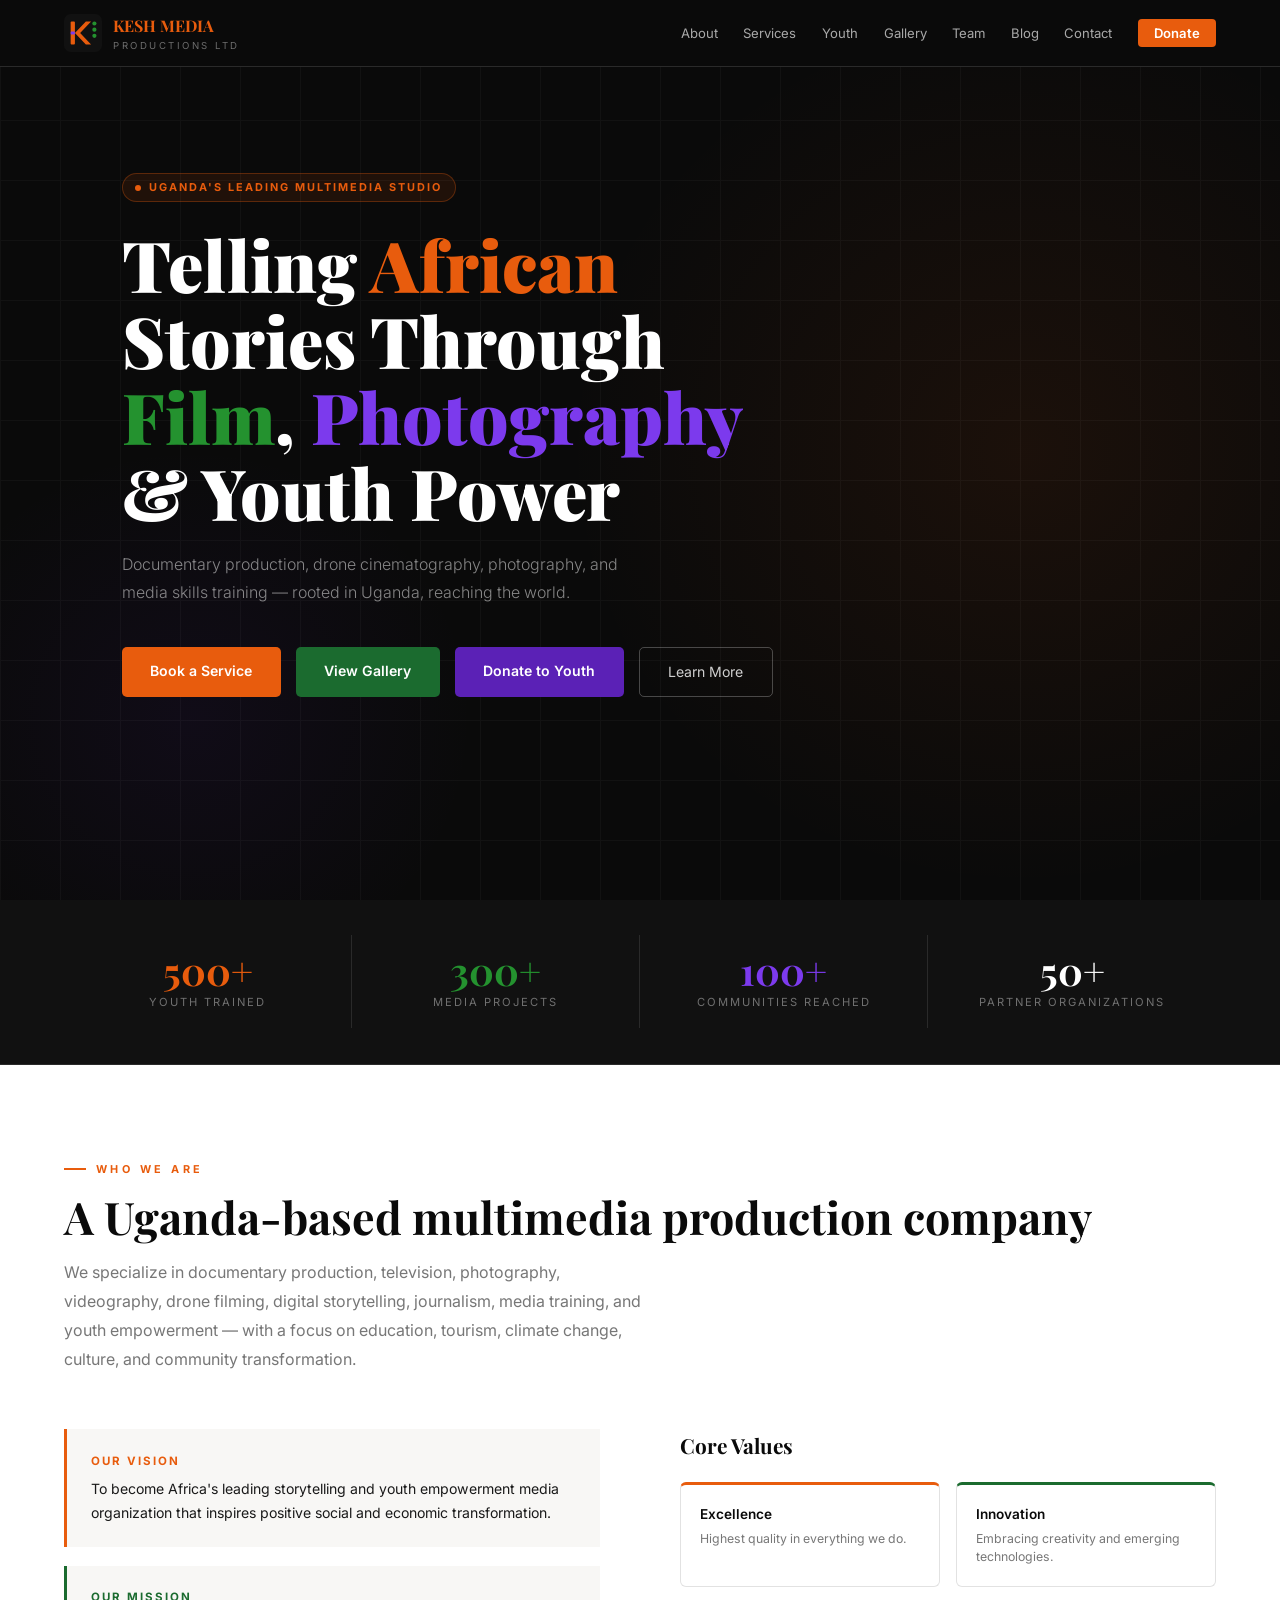
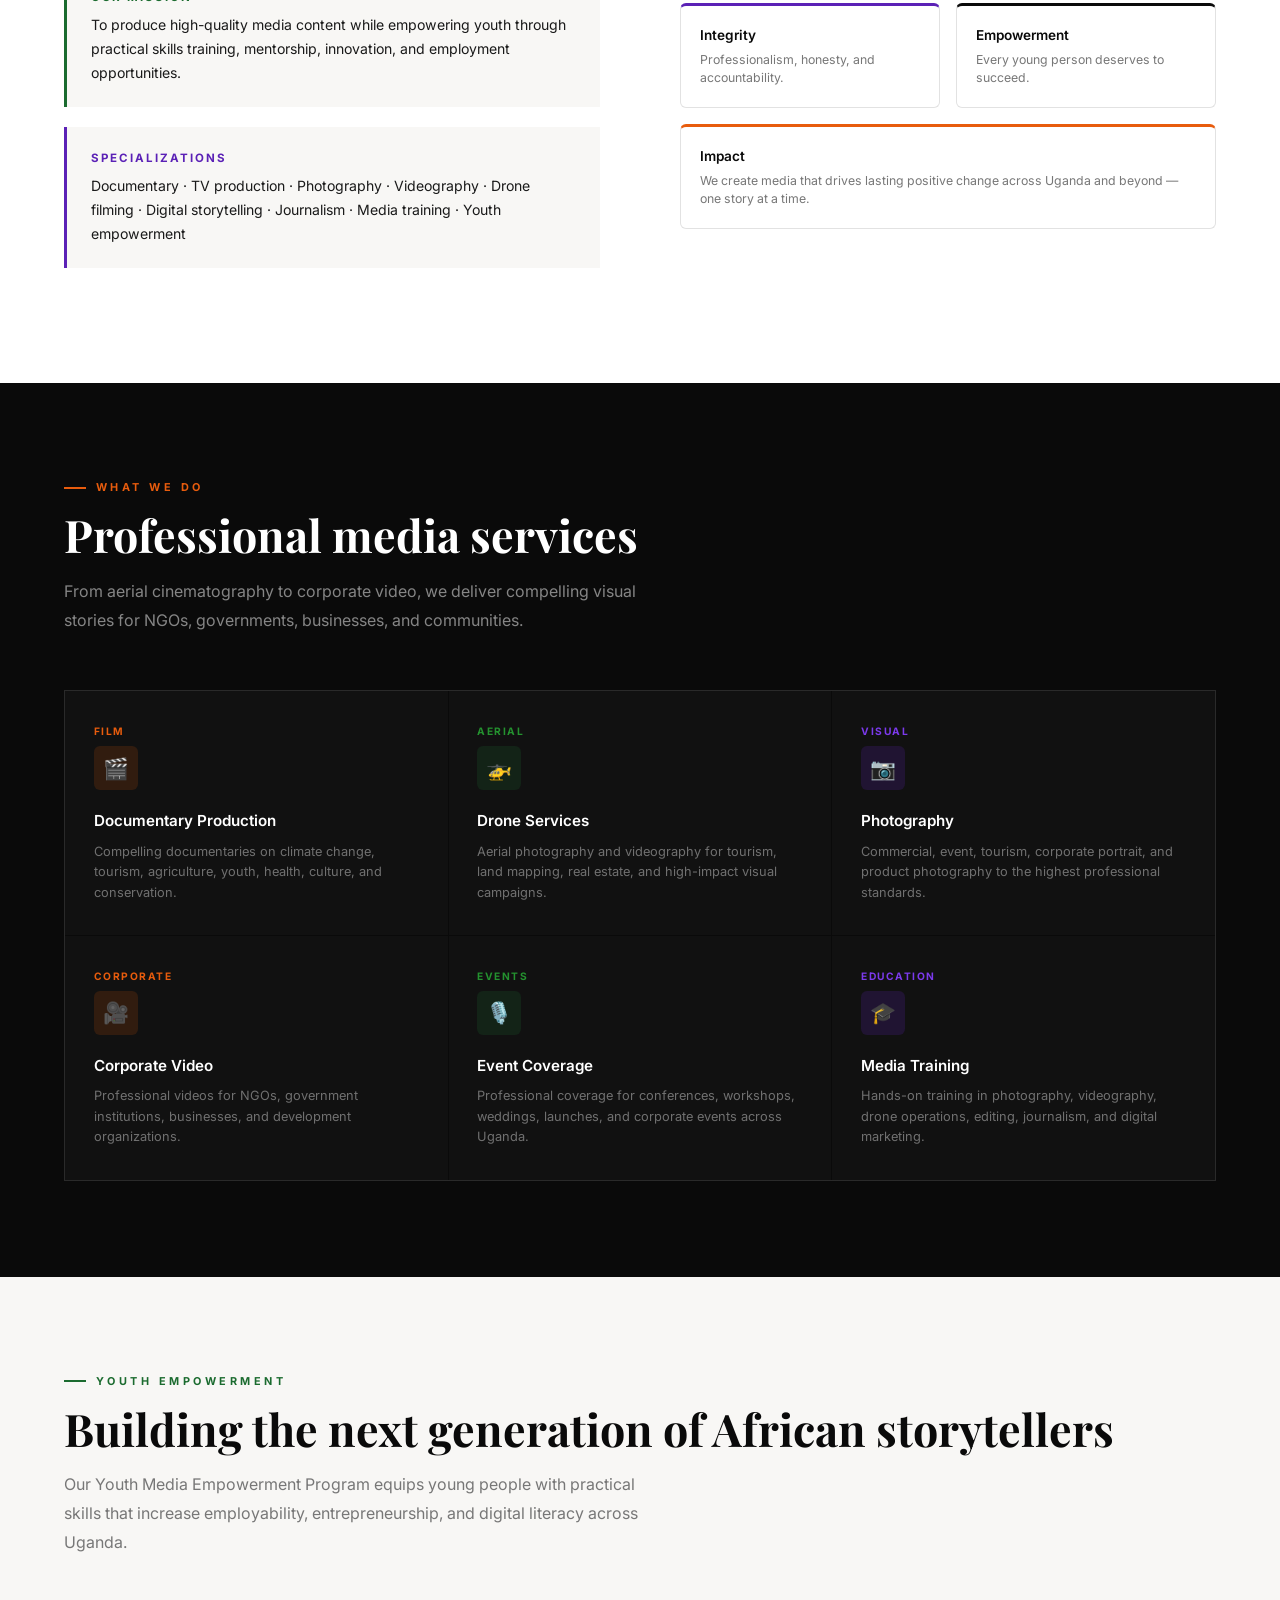
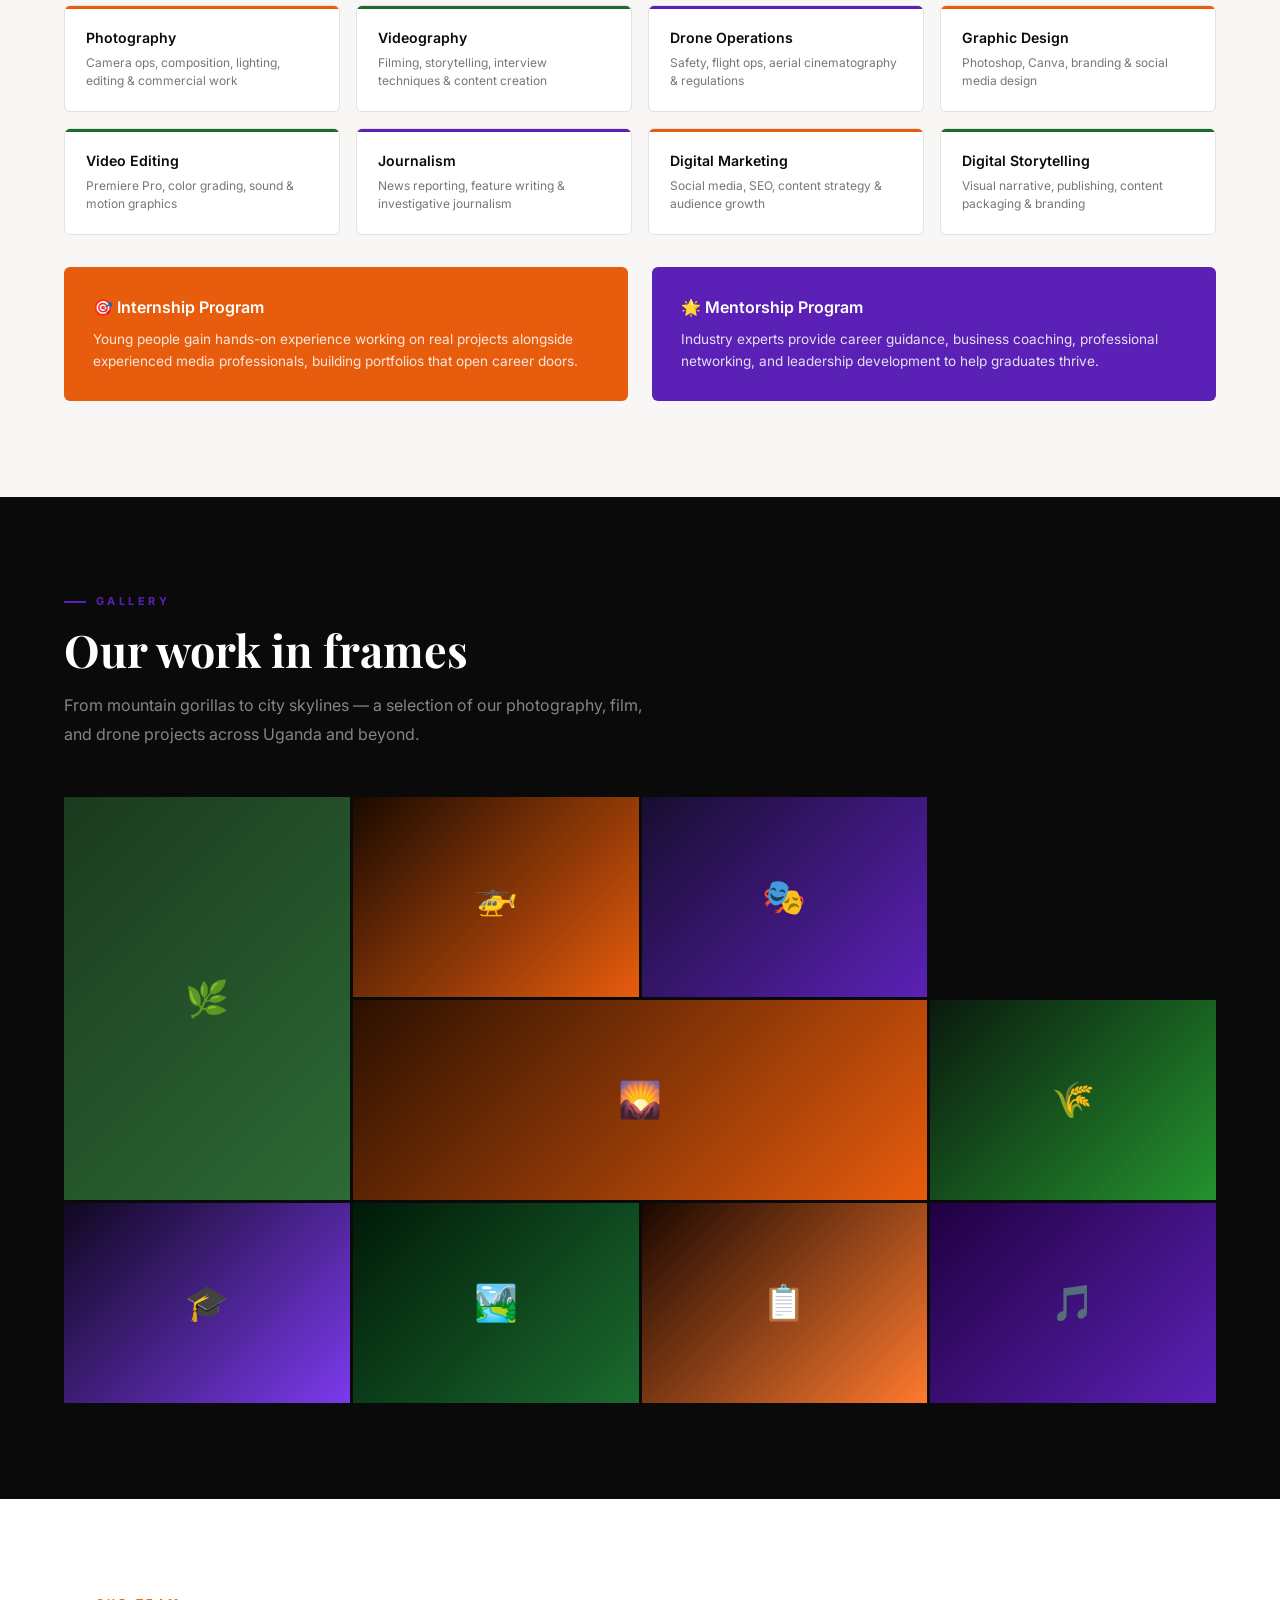
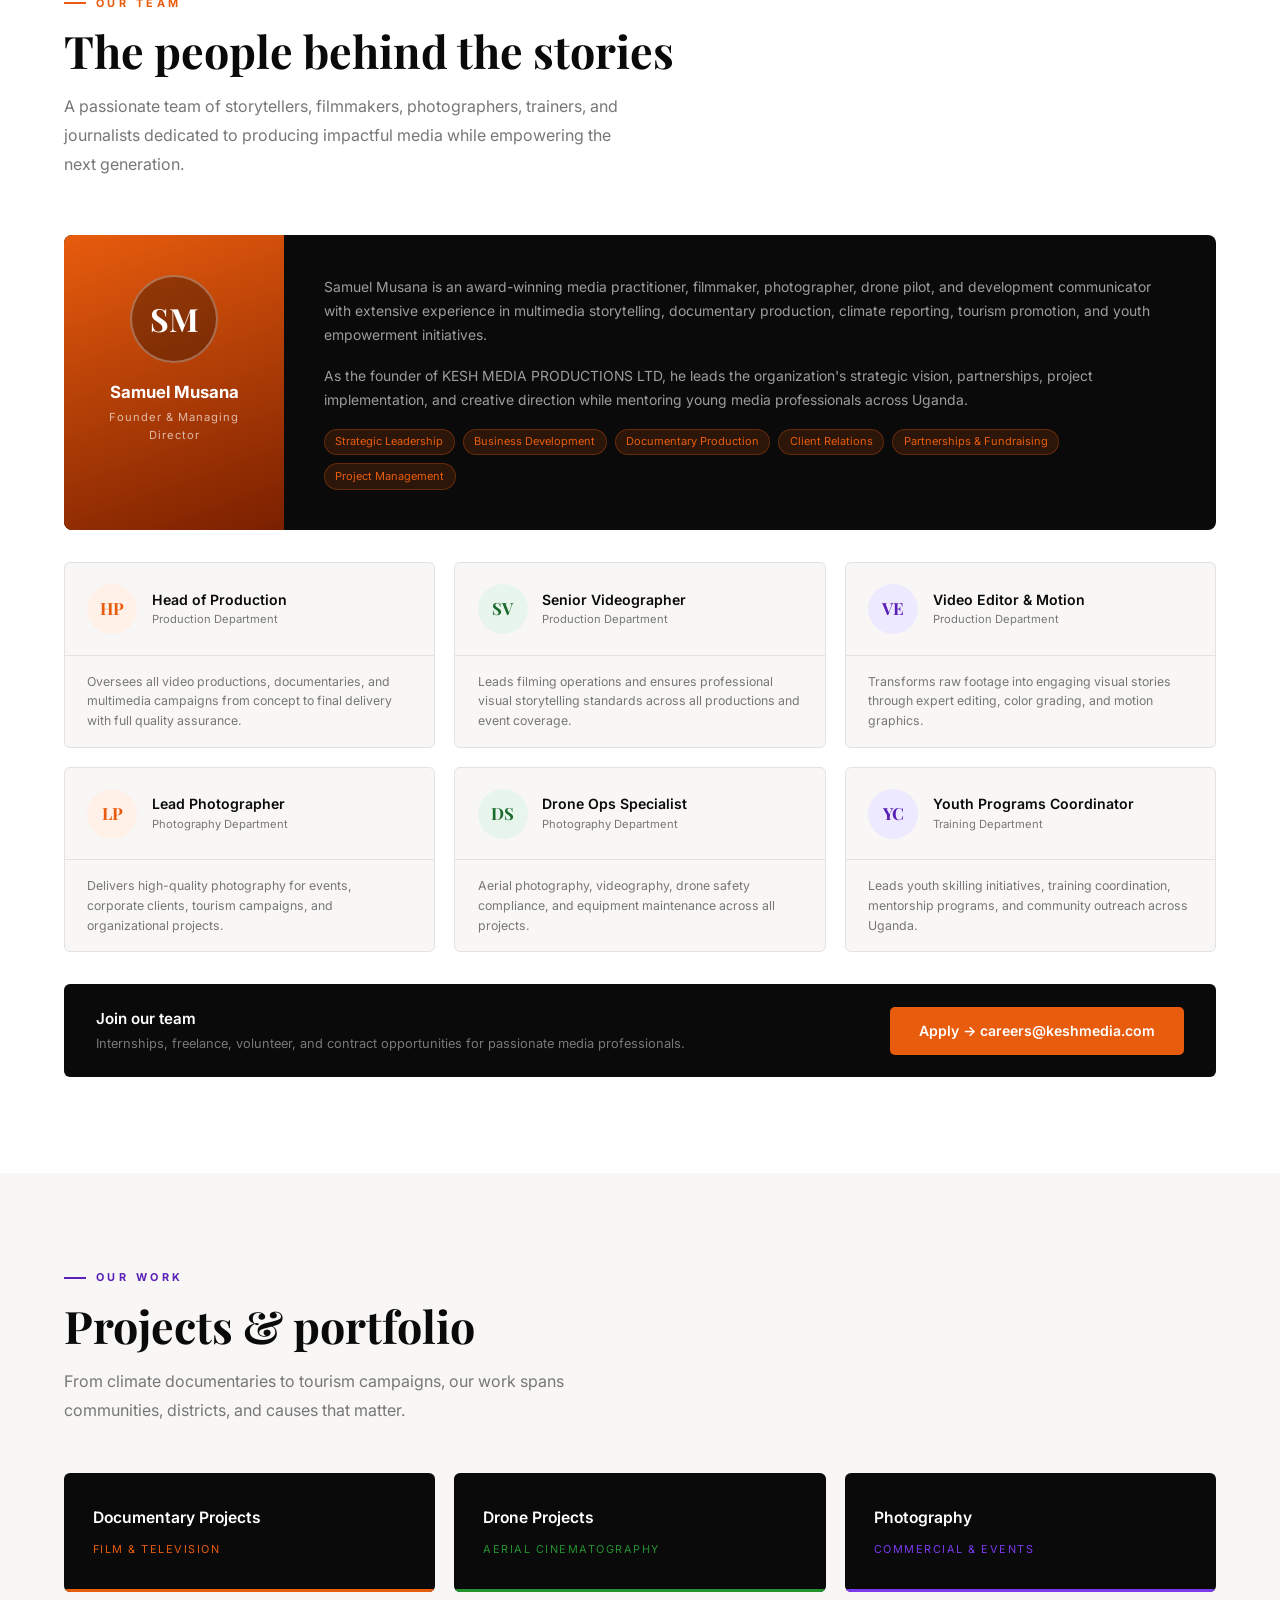
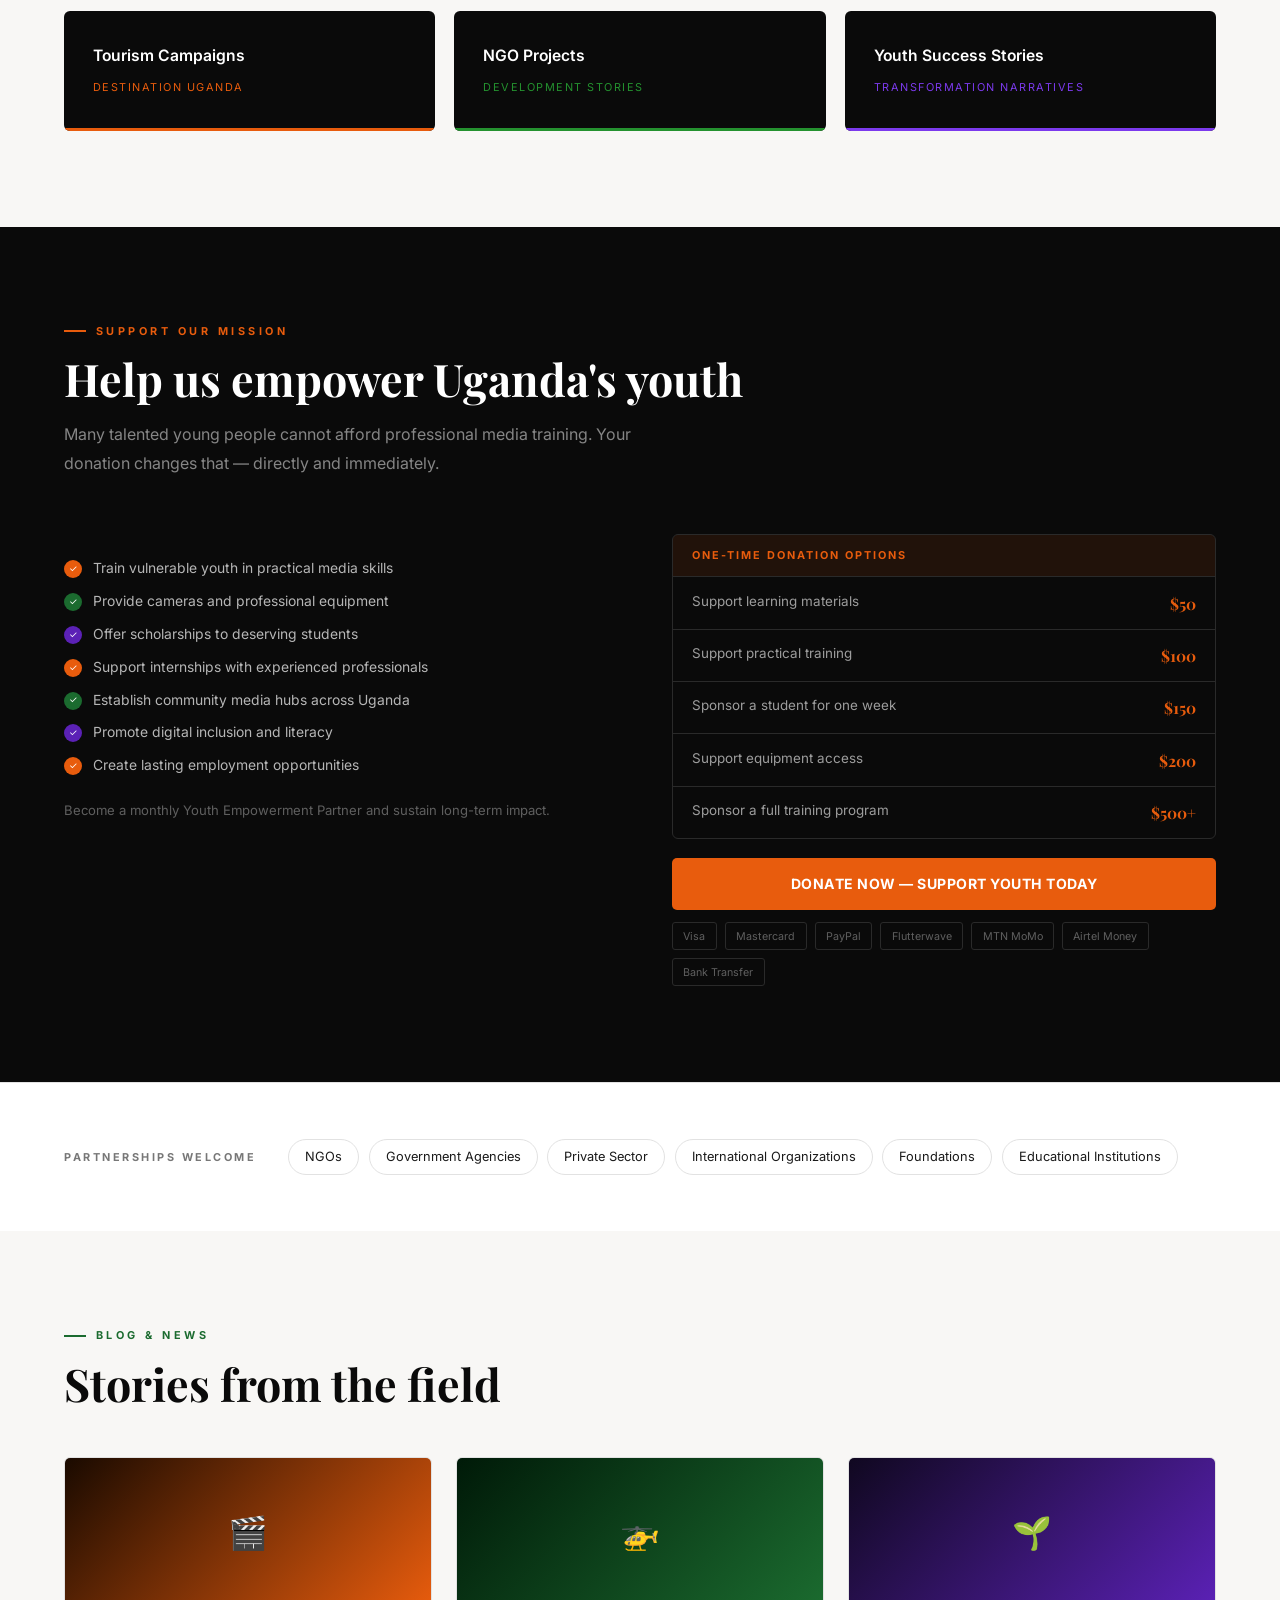
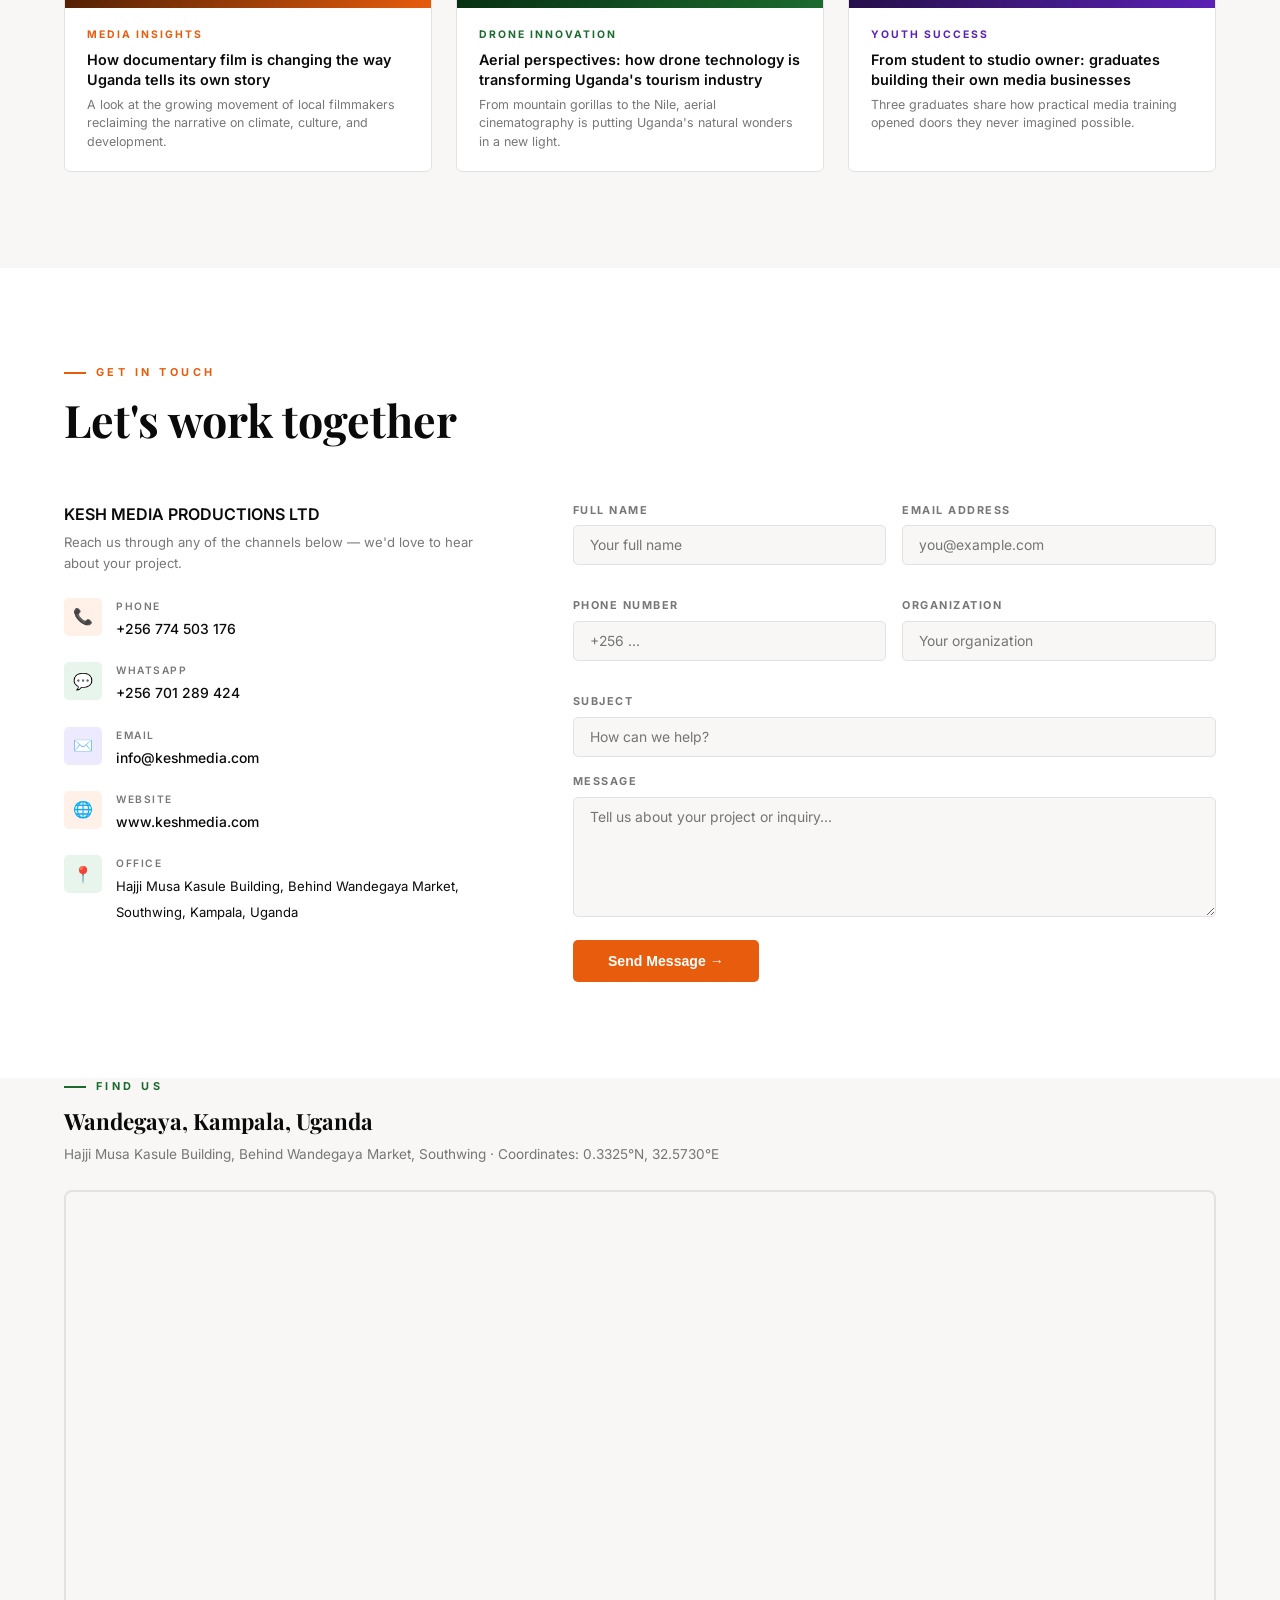
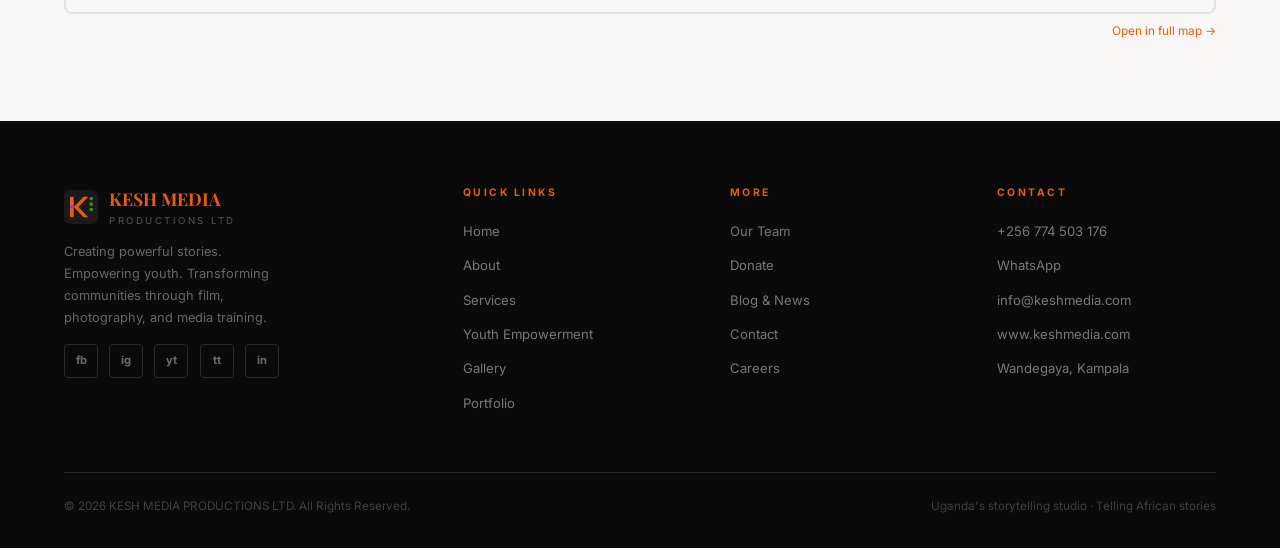
<file: index.html>
<!DOCTYPE html>
<html lang="en">
<head>
<meta charset="UTF-8"/>
<meta name="viewport" content="width=device-width, initial-scale=1.0"/>
<title>KESH MEDIA PRODUCTIONS LTD</title>
<link href="https://fonts.googleapis.com/css2?family=Playfair+Display:wght@700;900&family=Inter:wght@300;400;500;600;700&display=swap" rel="stylesheet"/>
<style>
*,*::before,*::after{box-sizing:border-box;margin:0;padding:0}
:root{
  --black:#0A0A0A;--black2:#111111;--black3:#1A1A1A;
  --orange:#E85C0D;--orange-l:#FF7A2F;--orange-pale:#FFF0E8;
  --green:#1B6B2F;--green-l:#24922F;--green-pale:#E8F5EC;
  --purple:#5B21B6;--purple-l:#7C3AED;--purple-pale:#EDE9FE;
  --white:#FFFFFF;--off:#F8F7F5;--gray:#777;
  --bd:#2A2A2A;--bdl:#E2E2E2;
}
html{scroll-behavior:smooth}
body{font-family:'Inter',sans-serif;background:var(--off);color:var(--black);line-height:1.6}
/* NAV */
nav{position:fixed;top:0;width:100%;z-index:100;background:var(--black);border-bottom:1px solid var(--bd)}
.nav-inner{display:flex;align-items:center;justify-content:space-between;height:66px;padding:0 5%}
.nav-logo{display:flex;align-items:center;gap:.7rem;text-decoration:none}
.nav-logo-text .brand{font-family:'Playfair Display',serif;color:var(--orange);font-size:1rem;font-weight:700;display:block}
.nav-logo-text .sub{font-size:.6rem;color:rgba(255,255,255,.4);letter-spacing:2.5px;text-transform:uppercase;display:block}
.nav-links{display:flex;gap:1.6rem;list-style:none;align-items:center}
.nav-links a{color:rgba(255,255,255,.65);text-decoration:none;font-size:.82rem;transition:color .2s}
.nav-links a:hover{color:var(--orange)}
.nav-cta{background:var(--orange)!important;color:#fff!important;padding:.38rem 1rem;border-radius:4px;font-weight:600!important}
/* HERO */
.hero{min-height:100vh;background:var(--black);display:flex;align-items:center;padding-top:66px;position:relative;overflow:hidden}
.hero-bg{position:absolute;inset:0;background:radial-gradient(ellipse 55% 75% at 80% 50%,rgba(232,92,13,.08),transparent 65%),radial-gradient(ellipse 40% 55% at 15% 80%,rgba(91,33,182,.08),transparent 55%)}
.hero-grid{position:absolute;inset:0;opacity:.03;background-image:linear-gradient(rgba(255,255,255,1) 1px,transparent 1px),linear-gradient(90deg,rgba(255,255,255,1) 1px,transparent 1px);background-size:60px 60px}
.hero-content{position:relative;z-index:2;padding:0 5%;max-width:820px}
.hero-badge{display:inline-flex;align-items:center;gap:.5rem;background:rgba(232,92,13,.1);border:1px solid rgba(232,92,13,.3);padding:.3rem .8rem;border-radius:20px;margin-bottom:1.5rem}
.hero-badge span{font-size:.68rem;color:var(--orange);font-weight:700;letter-spacing:2px;text-transform:uppercase}
.hb-dot{width:6px;height:6px;border-radius:50%;background:var(--orange);animation:pulse 2s infinite}
@keyframes pulse{0%,100%{opacity:1}50%{opacity:.35}}
h1.htitle{font-family:'Playfair Display',serif;font-size:clamp(2.6rem,5.5vw,4.5rem);color:#fff;font-weight:900;line-height:1.08;margin-bottom:.4rem}
h1.htitle .o{color:var(--orange)}h1.htitle .g{color:var(--green-l)}h1.htitle .p{color:var(--purple-l)}
.hdesc{font-size:1rem;color:rgba(255,255,255,.5);margin:1.2rem 0 2.5rem;font-weight:300;max-width:520px;line-height:1.8}
.hbtns{display:flex;flex-wrap:wrap;gap:.9rem}
.btn-o{background:var(--orange);color:#fff;padding:.8rem 1.8rem;border-radius:5px;font-weight:600;font-size:.88rem;text-decoration:none;transition:background .2s}
.btn-o:hover{background:var(--orange-l)}
.btn-g{background:var(--green);color:#fff;padding:.8rem 1.8rem;border-radius:5px;font-weight:600;font-size:.88rem;text-decoration:none;transition:background .2s}
.btn-g:hover{background:var(--green-l)}
.btn-p{background:var(--purple);color:#fff;padding:.8rem 1.8rem;border-radius:5px;font-weight:600;font-size:.88rem;text-decoration:none;transition:background .2s}
.btn-p:hover{background:var(--purple-l)}
.btn-gh{border:1.5px solid rgba(255,255,255,.25);color:rgba(255,255,255,.8);padding:.8rem 1.8rem;border-radius:5px;font-size:.88rem;text-decoration:none;transition:all .2s}
.btn-gh:hover{border-color:var(--orange);color:var(--orange)}
/* STATS */
.stats-band{background:var(--black2);border-bottom:1px solid var(--bd)}
.stats-grid{display:grid;grid-template-columns:repeat(4,1fr);padding:2.2rem 5%}
.stat-item{text-align:center;padding:1rem;border-right:1px solid var(--bd)}
.stat-item:last-child{border-right:none}
.stat-num{font-family:'Playfair Display',serif;font-size:2.4rem;font-weight:700;line-height:1}
.stat-num.o{color:var(--orange)}.stat-num.g{color:var(--green-l)}.stat-num.p{color:var(--purple-l)}.stat-num.w{color:#fff}
.stat-label{font-size:.7rem;color:rgba(255,255,255,.4);letter-spacing:2px;text-transform:uppercase;margin-top:.3rem}
/* SECTION BASE */
section{padding:6rem 5%}
.eyebrow{font-size:.68rem;font-weight:700;letter-spacing:3.5px;text-transform:uppercase;margin-bottom:.8rem;display:flex;align-items:center;gap:.6rem}
.eyebrow.o{color:var(--orange)}.eyebrow.o::before{content:'';display:block;width:22px;height:2px;background:var(--orange)}
.eyebrow.g{color:var(--green)}.eyebrow.g::before{content:'';display:block;width:22px;height:2px;background:var(--green)}
.eyebrow.p{color:var(--purple)}.eyebrow.p::before{content:'';display:block;width:22px;height:2px;background:var(--purple)}
h2.stitle{font-family:'Playfair Display',serif;font-size:clamp(1.9rem,3.5vw,2.8rem);font-weight:700;line-height:1.15;margin-bottom:1rem;color:var(--black)}
h2.stitle.lt{color:#fff}.slead{font-size:1rem;color:var(--gray);max-width:580px;line-height:1.8}.slead.lt{color:rgba(255,255,255,.5)}
/* ABOUT */
.about{background:#fff}
.about-grid{display:grid;grid-template-columns:1fr 1fr;gap:5rem;margin-top:3.5rem;align-items:start}
.vm-block{border-left:3px solid var(--orange);padding:1.4rem 1.5rem;background:var(--off);margin-bottom:1.2rem}
.vm-block.gn{border-color:var(--green)}.vm-block.pp{border-color:var(--purple)}
.vm-block h3{font-size:.72rem;font-weight:700;letter-spacing:2px;text-transform:uppercase;margin-bottom:.4rem;color:var(--orange)}
.vm-block.gn h3{color:var(--green)}.vm-block.pp h3{color:var(--purple)}
.vm-block p{font-size:.88rem;color:var(--black3);line-height:1.7}
.values-grid{display:grid;grid-template-columns:1fr 1fr;gap:1rem}
.vc{padding:1.2rem;border:1px solid var(--bdl);border-radius:6px;border-top:3px solid}
.vc.o{border-top-color:var(--orange)}.vc.g{border-top-color:var(--green)}.vc.p{border-top-color:var(--purple)}.vc.b{border-top-color:var(--black)}
.vc h4{font-size:.85rem;font-weight:600;margin-bottom:.25rem}.vc p{font-size:.77rem;color:var(--gray);line-height:1.5}
/* SERVICES */
.services{background:var(--black)}
.svc-grid{display:grid;grid-template-columns:repeat(3,1fr);gap:1px;margin-top:3.5rem;border:1px solid var(--bd);overflow:hidden}
.svc-card{padding:2rem 1.8rem;background:var(--black2);transition:background .2s}
.svc-card:hover{background:var(--black3)}
.svc-icon{width:44px;height:44px;border-radius:6px;display:flex;align-items:center;justify-content:center;margin-bottom:1.2rem;font-size:1.3rem}
.svc-icon.o{background:rgba(232,92,13,.15)}.svc-icon.g{background:rgba(27,107,47,.2)}.svc-icon.p{background:rgba(91,33,182,.2)}
.svc-card h3{font-size:.95rem;font-weight:600;color:#fff;margin-bottom:.5rem}
.svc-card p{font-size:.8rem;color:rgba(255,255,255,.4);line-height:1.6}
.svc-tag{font-size:.64rem;font-weight:700;letter-spacing:1.5px;text-transform:uppercase;margin-bottom:.4rem;display:block}
.svc-tag.o{color:var(--orange)}.svc-tag.g{color:var(--green-l)}.svc-tag.p{color:var(--purple-l)}
/* YOUTH */
.youth{background:var(--off)}
.skills-grid{display:grid;grid-template-columns:repeat(4,1fr);gap:1rem;margin-top:3rem}
.sk-card{background:#fff;border:1px solid var(--bdl);padding:1.3rem;border-radius:6px;position:relative;overflow:hidden}
.sk-card::before{content:'';position:absolute;top:0;left:0;right:0;height:3px}
.sk-card.o::before{background:var(--orange)}.sk-card.g::before{background:var(--green)}.sk-card.p::before{background:var(--purple)}
.sk-card h4{font-size:.88rem;font-weight:600;margin-bottom:.3rem}.sk-card p{font-size:.75rem;color:var(--gray);line-height:1.5}
.prog-row{display:grid;grid-template-columns:1fr 1fr;gap:1.5rem;margin-top:2rem}
.prog{padding:1.8rem;border-radius:6px;color:#fff}
.prog.o{background:var(--orange)}.prog.p{background:var(--purple)}
.prog h3{font-size:1rem;font-weight:600;margin-bottom:.5rem}.prog p{font-size:.85rem;opacity:.85;line-height:1.6}
/* GALLERY */
.gallery{background:var(--black)}
.gal-grid{display:grid;grid-template-columns:repeat(4,1fr);grid-auto-rows:200px;gap:3px;margin-top:3rem}
.gi{position:relative;overflow:hidden;cursor:pointer}
.gi.tall{grid-row:span 2}.gi.wide{grid-column:span 2}
.gt{width:100%;height:100%;display:flex;align-items:center;justify-content:center;font-size:2.2rem;transition:transform .3s}
.gi:hover .gt{transform:scale(1.06)}
.gt.g1{background:linear-gradient(135deg,#1B3A1F,#2D6A35)}
.gt.g2{background:linear-gradient(135deg,#1A0A00,#E85C0D)}
.gt.g3{background:linear-gradient(135deg,#180D30,#5B21B6)}
.gt.g4{background:linear-gradient(135deg,#0A1A0E,#24922F)}
.gt.g5{background:linear-gradient(135deg,#2A1000,#E85C0D)}
.gt.g6{background:linear-gradient(135deg,#100820,#7C3AED)}
.gt.g7{background:linear-gradient(135deg,#001A08,#1B6B2F)}
.gt.g8{background:linear-gradient(135deg,#1A0800,#FF7A2F)}
.gt.g9{background:linear-gradient(135deg,#200040,#5B21B6)}
.go{position:absolute;inset:0;background:rgba(0,0,0,0);transition:background .3s;display:flex;flex-direction:column;align-items:center;justify-content:center;padding:1rem}
.gi:hover .go{background:rgba(0,0,0,.65)}
.go-text{opacity:0;transition:opacity .3s;text-align:center}
.gi:hover .go-text{opacity:1}
.go-text h4{font-size:.9rem;font-weight:600;color:#fff;margin-bottom:.2rem}
.go-text span{font-size:.68rem;color:var(--orange);letter-spacing:1.5px;text-transform:uppercase}
/* TEAM */
.team{background:#fff}
.tm-founder{display:grid;grid-template-columns:220px 1fr;background:var(--black);border-radius:8px;overflow:hidden;margin-top:3.5rem;margin-bottom:2rem}
.tm-fl{background:linear-gradient(160deg,var(--orange) 0%,#7A2000 100%);padding:2.5rem 2rem;display:flex;flex-direction:column;align-items:center;text-align:center}
.tm-av{width:88px;height:88px;border-radius:50%;background:rgba(0,0,0,.3);display:flex;align-items:center;justify-content:center;font-family:'Playfair Display',serif;font-size:2rem;color:#fff;font-weight:700;margin-bottom:1rem;border:2px solid rgba(255,255,255,.3)}
.tm-fl h3{color:#fff;font-size:1.05rem;font-weight:700}.tm-fl .role{font-size:.7rem;color:rgba(255,255,255,.65);letter-spacing:1px;margin-top:.2rem}
.tm-fr{padding:2.5rem}
.tm-fr p{font-size:.87rem;color:rgba(255,255,255,.6);line-height:1.75;margin-bottom:1rem}
.rtags{display:flex;flex-wrap:wrap;gap:.5rem}
.rtag{font-size:.69rem;background:rgba(232,92,13,.15);border:1px solid rgba(232,92,13,.3);color:var(--orange);padding:.22rem .65rem;border-radius:20px}
.tm-grid{display:grid;grid-template-columns:repeat(3,1fr);gap:1.2rem}
.tm-card{background:var(--off);border:1px solid var(--bdl);border-radius:6px;overflow:hidden}
.tm-top{padding:1.3rem 1.4rem;display:flex;align-items:center;gap:.9rem;border-bottom:1px solid var(--bdl)}
.tm-ava{width:50px;height:50px;border-radius:50%;display:flex;align-items:center;justify-content:center;font-family:'Playfair Display',serif;font-size:1.05rem;font-weight:700;flex-shrink:0}
.tm-ava.o{background:var(--orange-pale);color:var(--orange)}.tm-ava.g{background:var(--green-pale);color:var(--green)}.tm-ava.p{background:var(--purple-pale);color:var(--purple)}
.tm-top h3{font-size:.88rem;font-weight:600}.tm-top p{font-size:.7rem;color:var(--gray)}
.tm-body{padding:1rem 1.4rem;font-size:.77rem;color:var(--gray);line-height:1.6}
.join-bar{background:var(--black);padding:1.4rem 2rem;border-radius:6px;display:flex;align-items:center;justify-content:space-between;gap:1rem;flex-wrap:wrap;margin-top:2rem}
.join-bar h3{color:#fff;font-size:.95rem;font-weight:600}.join-bar p{font-size:.8rem;color:rgba(255,255,255,.45);margin-top:.15rem}
/* PORTFOLIO */
.portfolio{background:var(--off)}
.port-grid{display:grid;grid-template-columns:repeat(3,1fr);gap:1.2rem;margin-top:3rem}
.port-cat{background:var(--black);border-radius:6px;padding:2rem 1.8rem;cursor:pointer;transition:transform .2s;position:relative;overflow:hidden}
.port-cat:hover{transform:translateY(-3px)}
.port-cat .acc{position:absolute;bottom:0;left:0;right:0;height:3px}
.port-cat.o .acc{background:var(--orange)}.port-cat.g .acc{background:var(--green-l)}.port-cat.p .acc{background:var(--purple-l)}
.port-cat h3{font-size:.98rem;font-weight:600;color:#fff;margin-bottom:.3rem}
.port-cat span{font-size:.68rem;letter-spacing:1.5px;text-transform:uppercase}
.port-cat.o span{color:var(--orange)}.port-cat.g span{color:var(--green-l)}.port-cat.p span{color:var(--purple-l)}
/* DONATE */
.donate{background:var(--black)}
.don-grid{display:grid;grid-template-columns:1fr 1fr;gap:4rem;margin-top:3.5rem;align-items:start}
.chk-list{list-style:none;margin:1.5rem 0}
.chk-list li{display:flex;align-items:flex-start;gap:.7rem;font-size:.87rem;color:rgba(255,255,255,.7);margin-bottom:.75rem;line-height:1.5}
.cdot{width:18px;height:18px;border-radius:50%;display:flex;align-items:center;justify-content:center;font-size:.6rem;flex-shrink:0;margin-top:2px;color:#fff}
.cdot.o{background:var(--orange)}.cdot.g{background:var(--green)}.cdot.p{background:var(--purple)}
.tier-box{border:1px solid var(--bd);border-radius:6px;overflow:hidden}
.tier-hd{padding:.75rem 1.2rem;font-size:.68rem;font-weight:700;letter-spacing:2px;text-transform:uppercase;background:rgba(232,92,13,.1);border-bottom:1px solid var(--bd);color:var(--orange)}
.tier-ul{list-style:none}
.tier-ul li{padding:.82rem 1.2rem;display:flex;justify-content:space-between;border-bottom:1px solid var(--bd);font-size:.84rem;color:rgba(255,255,255,.6)}
.tier-ul li:last-child{border:none}.t-amt{color:var(--orange);font-family:'Playfair Display',serif;font-size:.98rem;font-weight:700}
.don-btn{display:block;width:100%;background:var(--orange);color:#fff;text-align:center;padding:.9rem;border-radius:5px;font-weight:700;font-size:.88rem;text-decoration:none;margin-top:1.2rem;letter-spacing:.5px;transition:background .2s}
.don-btn:hover{background:var(--orange-l)}
.pay-logos{display:flex;flex-wrap:wrap;gap:.5rem;margin-top:.8rem}
.ploogo{font-size:.67rem;border:1px solid var(--bd);color:rgba(255,255,255,.35);padding:.28rem .65rem;border-radius:3px}
/* PARTNERS */
.partners{background:#fff;padding:3.5rem 5%;border-top:1px solid var(--bdl)}
.p-inner{display:flex;align-items:center;gap:2rem;flex-wrap:wrap}
.p-label{font-size:.68rem;font-weight:700;letter-spacing:2.5px;text-transform:uppercase;color:var(--gray);white-space:nowrap}
.p-chips{display:flex;flex-wrap:wrap;gap:.6rem}
.pchip{border:1px solid var(--bdl);padding:.42rem 1rem;border-radius:20px;font-size:.8rem;color:var(--black3)}
/* BLOG */
.blog{background:var(--off)}
.blog-grid{display:grid;grid-template-columns:repeat(3,1fr);gap:1.5rem;margin-top:3rem}
.blog-card{background:#fff;border:1px solid var(--bdl);border-radius:6px;overflow:hidden;transition:transform .2s,box-shadow .2s}
.blog-card:hover{transform:translateY(-3px);box-shadow:0 8px 24px rgba(0,0,0,.07)}
.blog-img{height:150px;display:flex;align-items:center;justify-content:center;font-size:2rem}
.blog-img.o{background:linear-gradient(135deg,#1A0A00,#E85C0D)}.blog-img.g{background:linear-gradient(135deg,#001A08,#1B6B2F)}.blog-img.p{background:linear-gradient(135deg,#100820,#5B21B6)}
.blog-body{padding:1.2rem 1.4rem}
.btag{font-size:.65rem;font-weight:700;letter-spacing:2px;text-transform:uppercase;margin-bottom:.4rem;display:block}
.btag.o{color:var(--orange)}.btag.g{color:var(--green)}.btag.p{color:var(--purple)}
.blog-body h3{font-size:.9rem;font-weight:600;margin-bottom:.4rem;color:var(--black);line-height:1.35}
.blog-body p{font-size:.78rem;color:var(--gray);line-height:1.5}
/* CONTACT */
.contact{background:#fff}
.con-grid{display:grid;grid-template-columns:1fr 1.5fr;gap:5rem;margin-top:3.5rem;align-items:start}
.ci{display:flex;gap:.9rem;margin-bottom:1.3rem;align-items:flex-start}
.ci-icon{width:38px;height:38px;border-radius:5px;display:flex;align-items:center;justify-content:center;flex-shrink:0;font-size:1rem}
.ci-icon.o{background:var(--orange-pale)}.ci-icon.g{background:var(--green-pale)}.ci-icon.p{background:var(--purple-pale)}
.ci-text .lbl{font-size:.64rem;text-transform:uppercase;letter-spacing:1.5px;color:var(--gray);font-weight:600;margin-bottom:.1rem}
.ci-text a,.ci-text .val{font-size:.87rem;color:var(--black);text-decoration:none;font-weight:500}
.form-row{display:grid;grid-template-columns:1fr 1fr;gap:1rem;margin-bottom:1rem}
.fg{margin-bottom:1rem}
label{display:block;font-size:.68rem;font-weight:700;letter-spacing:1.5px;text-transform:uppercase;color:var(--gray);margin-bottom:.38rem}
input,textarea{width:100%;border:1.5px solid var(--bdl);border-radius:5px;padding:.7rem 1rem;font-size:.87rem;font-family:'Inter',sans-serif;background:var(--off);color:var(--black);transition:border-color .2s;outline:none}
input:focus,textarea:focus{border-color:var(--orange)}
textarea{height:120px;resize:vertical}
.btn-send{background:var(--orange);color:#fff;padding:.82rem 2.2rem;border:none;border-radius:5px;font-size:.88rem;font-weight:700;cursor:pointer;transition:background .2s}
.btn-send:hover{background:var(--orange-l)}
/* MAP */
.map-section{background:var(--off);padding:0 5% 5rem}
.map-wrap{margin-top:1.5rem;border-radius:8px;overflow:hidden;border:2px solid var(--bdl)}
.map-wrap iframe{display:block;width:100%;height:420px;border:none}
/* FOOTER */
footer{background:var(--black);color:#fff;padding:4rem 5% 2rem}
.ft-grid{display:grid;grid-template-columns:1.6fr 1fr 1fr 1fr;gap:3rem;margin-bottom:3rem}
.ft-logo{display:flex;align-items:center;gap:.7rem;margin-bottom:.8rem}
.ft-brand{font-family:'Playfair Display',serif;color:var(--orange);font-size:1.1rem;font-weight:700}
.ft-sub{font-size:.6rem;color:rgba(255,255,255,.3);letter-spacing:2.5px;text-transform:uppercase}
.ft-desc{font-size:.8rem;color:rgba(255,255,255,.38);line-height:1.7;max-width:230px;margin-bottom:1rem}
.soc-row{display:flex;gap:.7rem}
.soc{width:34px;height:34px;border:1px solid var(--bd);border-radius:4px;display:flex;align-items:center;justify-content:center;color:rgba(255,255,255,.4);font-size:.7rem;font-weight:700;text-decoration:none;transition:all .2s}
.soc:hover{border-color:var(--orange);color:var(--orange)}
.ft-col h4{font-size:.65rem;letter-spacing:2.5px;text-transform:uppercase;color:var(--orange);margin-bottom:1rem}
.ft-col ul{list-style:none}.ft-col li{margin-bottom:.55rem}
.ft-col a{font-size:.82rem;color:rgba(255,255,255,.45);text-decoration:none;transition:color .2s}
.ft-col a:hover{color:var(--orange)}
.ft-bottom{border-top:1px solid var(--bd);padding-top:1.5rem;display:flex;justify-content:space-between;align-items:center;flex-wrap:wrap;gap:1rem}
.ft-bottom p{font-size:.73rem;color:rgba(255,255,255,.22)}
@media(max-width:900px){
  .nav-links{display:none}
  .about-grid,.don-grid,.con-grid,.tm-founder{grid-template-columns:1fr}
  .svc-grid,.skills-grid,.tm-grid,.port-grid,.blog-grid,.gal-grid{grid-template-columns:1fr 1fr}
  .stats-grid{grid-template-columns:1fr 1fr}.ft-grid{grid-template-columns:1fr 1fr}
}
@media(max-width:600px){
  .svc-grid,.skills-grid,.tm-grid,.port-grid,.blog-grid,.prog-row,.form-row,.gal-grid{grid-template-columns:1fr}
  .ft-grid{grid-template-columns:1fr}
}
</style>
</head>
<body>

<!-- NAV with SVG Logo -->
<nav>
  <div class="nav-inner">
    <a href="#home" class="nav-logo">
      <svg width="38" height="38" viewBox="0 0 40 40" fill="none" xmlns="http://www.w3.org/2000/svg">
        <rect width="40" height="40" rx="7" fill="#111"/>
        <rect x="7" y="8" width="4.5" height="24" rx="1" fill="#E85C0D"/>
        <polygon points="11.5,20 23,8 28.5,8 17,20 28.5,32 23,32" fill="#E85C0D"/>
        <circle cx="32" cy="10" r="2.2" fill="#24922F"/>
        <circle cx="32" cy="16.5" r="2.2" fill="#24922F"/>
        <circle cx="32" cy="23" r="2.2" fill="#24922F"/>
        <rect x="7" y="18.5" width="4.5" height="3" rx="1" fill="#7C3AED"/>
      </svg>
      <div class="nav-logo-text"><span class="brand">KESH MEDIA</span><span class="sub">Productions Ltd</span></div>
    </a>
    <ul class="nav-links">
      <li><a href="#about">About</a></li>
      <li><a href="#services">Services</a></li>
      <li><a href="#youth">Youth</a></li>
      <li><a href="#gallery">Gallery</a></li>
      <li><a href="#team">Team</a></li>
      <li><a href="#blog">Blog</a></li>
      <li><a href="#contact">Contact</a></li>
      <li><a href="#donate" class="nav-cta">Donate</a></li>
    </ul>
  </div>
</nav>

<!-- HERO -->
<section class="hero" id="home">
  <div class="hero-bg"></div>
  <div class="hero-grid"></div>
  <div class="hero-content">
    <div class="hero-badge"><span class="hb-dot"></span><span>Uganda's Leading Multimedia Studio</span></div>
    <h1 class="htitle">Telling <span class="o">African</span><br>Stories Through<br><span class="g">Film</span>, <span class="p">Photography</span><br>&amp; Youth Power</h1>
    <p class="hdesc">Documentary production, drone cinematography, photography, and media skills training — rooted in Uganda, reaching the world.</p>
    <div class="hbtns">
      <a href="#services" class="btn-o">Book a Service</a>
      <a href="#gallery" class="btn-g">View Gallery</a>
      <a href="#donate" class="btn-p">Donate to Youth</a>
      <a href="#about" class="btn-gh">Learn More</a>
    </div>
  </div>
</section>

<!-- STATS -->
<div class="stats-band">
  <div class="stats-grid">
    <div class="stat-item"><div class="stat-num o">500+</div><div class="stat-label">Youth Trained</div></div>
    <div class="stat-item"><div class="stat-num g">300+</div><div class="stat-label">Media Projects</div></div>
    <div class="stat-item"><div class="stat-num p">100+</div><div class="stat-label">Communities Reached</div></div>
    <div class="stat-item"><div class="stat-num w">50+</div><div class="stat-label">Partner Organizations</div></div>
  </div>
</div>

<!-- ABOUT -->
<section class="about" id="about">
  <div class="eyebrow o">Who we are</div>
  <h2 class="stitle">A Uganda-based multimedia production company</h2>
  <p class="slead">We specialize in documentary production, television, photography, videography, drone filming, digital storytelling, journalism, media training, and youth empowerment — with a focus on education, tourism, climate change, culture, and community transformation.</p>
  <div class="about-grid">
    <div>
      <div class="vm-block"><h3>Our Vision</h3><p>To become Africa's leading storytelling and youth empowerment media organization that inspires positive social and economic transformation.</p></div>
      <div class="vm-block gn"><h3>Our Mission</h3><p>To produce high-quality media content while empowering youth through practical skills training, mentorship, innovation, and employment opportunities.</p></div>
      <div class="vm-block pp"><h3>Specializations</h3><p>Documentary · TV production · Photography · Videography · Drone filming · Digital storytelling · Journalism · Media training · Youth empowerment</p></div>
    </div>
    <div>
      <h3 style="font-family:'Playfair Display',serif;font-size:1.3rem;margin-bottom:1.2rem">Core Values</h3>
      <div class="values-grid">
        <div class="vc o"><h4>Excellence</h4><p>Highest quality in everything we do.</p></div>
        <div class="vc g"><h4>Innovation</h4><p>Embracing creativity and emerging technologies.</p></div>
        <div class="vc p"><h4>Integrity</h4><p>Professionalism, honesty, and accountability.</p></div>
        <div class="vc b"><h4>Empowerment</h4><p>Every young person deserves to succeed.</p></div>
        <div class="vc o" style="grid-column:1/-1"><h4>Impact</h4><p>We create media that drives lasting positive change across Uganda and beyond — one story at a time.</p></div>
      </div>
    </div>
  </div>
</section>

<!-- SERVICES -->
<section class="services" id="services">
  <div class="eyebrow o">What we do</div>
  <h2 class="stitle lt">Professional media services</h2>
  <p class="slead lt">From aerial cinematography to corporate video, we deliver compelling visual stories for NGOs, governments, businesses, and communities.</p>
  <div class="svc-grid">
    <div class="svc-card"><span class="svc-tag o">Film</span><div class="svc-icon o">🎬</div><h3>Documentary Production</h3><p>Compelling documentaries on climate change, tourism, agriculture, youth, health, culture, and conservation.</p></div>
    <div class="svc-card"><span class="svc-tag g">Aerial</span><div class="svc-icon g">🚁</div><h3>Drone Services</h3><p>Aerial photography and videography for tourism, land mapping, real estate, and high-impact visual campaigns.</p></div>
    <div class="svc-card"><span class="svc-tag p">Visual</span><div class="svc-icon p">📷</div><h3>Photography</h3><p>Commercial, event, tourism, corporate portrait, and product photography to the highest professional standards.</p></div>
    <div class="svc-card"><span class="svc-tag o">Corporate</span><div class="svc-icon o">🎥</div><h3>Corporate Video</h3><p>Professional videos for NGOs, government institutions, businesses, and development organizations.</p></div>
    <div class="svc-card"><span class="svc-tag g">Events</span><div class="svc-icon g">🎙️</div><h3>Event Coverage</h3><p>Professional coverage for conferences, workshops, weddings, launches, and corporate events across Uganda.</p></div>
    <div class="svc-card"><span class="svc-tag p">Education</span><div class="svc-icon p">🎓</div><h3>Media Training</h3><p>Hands-on training in photography, videography, drone operations, editing, journalism, and digital marketing.</p></div>
  </div>
</section>

<!-- YOUTH -->
<section class="youth" id="youth">
  <div class="eyebrow g">Youth empowerment</div>
  <h2 class="stitle">Building the next generation of African storytellers</h2>
  <p class="slead">Our Youth Media Empowerment Program equips young people with practical skills that increase employability, entrepreneurship, and digital literacy across Uganda.</p>
  <div class="skills-grid">
    <div class="sk-card o"><h4>Photography</h4><p>Camera ops, composition, lighting, editing &amp; commercial work</p></div>
    <div class="sk-card g"><h4>Videography</h4><p>Filming, storytelling, interview techniques &amp; content creation</p></div>
    <div class="sk-card p"><h4>Drone Operations</h4><p>Safety, flight ops, aerial cinematography &amp; regulations</p></div>
    <div class="sk-card o"><h4>Graphic Design</h4><p>Photoshop, Canva, branding &amp; social media design</p></div>
    <div class="sk-card g"><h4>Video Editing</h4><p>Premiere Pro, color grading, sound &amp; motion graphics</p></div>
    <div class="sk-card p"><h4>Journalism</h4><p>News reporting, feature writing &amp; investigative journalism</p></div>
    <div class="sk-card o"><h4>Digital Marketing</h4><p>Social media, SEO, content strategy &amp; audience growth</p></div>
    <div class="sk-card g"><h4>Digital Storytelling</h4><p>Visual narrative, publishing, content packaging &amp; branding</p></div>
  </div>
  <div class="prog-row">
    <div class="prog o"><h3>🎯 Internship Program</h3><p>Young people gain hands-on experience working on real projects alongside experienced media professionals, building portfolios that open career doors.</p></div>
    <div class="prog p"><h3>🌟 Mentorship Program</h3><p>Industry experts provide career guidance, business coaching, professional networking, and leadership development to help graduates thrive.</p></div>
  </div>
</section>

<!-- GALLERY -->
<section class="gallery" id="gallery">
  <div class="eyebrow p">Gallery</div>
  <h2 class="stitle lt">Our work in frames</h2>
  <p class="slead lt">From mountain gorillas to city skylines — a selection of our photography, film, and drone projects across Uganda and beyond.</p>
  <div class="gal-grid">
    <div class="gi tall">
      <div class="gt g1">🌿</div>
      <div class="go"><div class="go-text"><h4>Wildlife Documentary</h4><span>Film</span></div></div>
    </div>
    <div class="gi">
      <div class="gt g2">🚁</div>
      <div class="go"><div class="go-text"><h4>Aerial Kampala</h4><span>Drone</span></div></div>
    </div>
    <div class="gi">
      <div class="gt g3">🎭</div>
      <div class="go"><div class="go-text"><h4>Cultural Festival</h4><span>Photography</span></div></div>
    </div>
    <div class="gi wide">
      <div class="gt g5">🌄</div>
      <div class="go"><div class="go-text"><h4>Nile River Sunrise</h4><span>Drone · Landscape</span></div></div>
    </div>
    <div class="gi">
      <div class="gt g4">🌾</div>
      <div class="go"><div class="go-text"><h4>Agriculture Stories</h4><span>Documentary</span></div></div>
    </div>
    <div class="gi">
      <div class="gt g6">🎓</div>
      <div class="go"><div class="go-text"><h4>Youth Training</h4><span>Photography</span></div></div>
    </div>
    <div class="gi">
      <div class="gt g7">🏞️</div>
      <div class="go"><div class="go-text"><h4>Tourism Campaign</h4><span>Commercial</span></div></div>
    </div>
    <div class="gi">
      <div class="gt g8">📋</div>
      <div class="go"><div class="go-text"><h4>NGO Coverage</h4><span>Corporate</span></div></div>
    </div>
    <div class="gi">
      <div class="gt g9">🎵</div>
      <div class="go"><div class="go-text"><h4>Music Video</h4><span>Production</span></div></div>
    </div>
  </div>
</section>

<!-- TEAM -->
<section class="team" id="team">
  <div class="eyebrow o">Our team</div>
  <h2 class="stitle">The people behind the stories</h2>
  <p class="slead">A passionate team of storytellers, filmmakers, photographers, trainers, and journalists dedicated to producing impactful media while empowering the next generation.</p>
  <div class="tm-founder">
    <div class="tm-fl">
      <div class="tm-av">SM</div>
      <h3>Samuel Musana</h3>
      <div class="role">Founder &amp; Managing Director</div>
    </div>
    <div class="tm-fr">
      <p>Samuel Musana is an award-winning media practitioner, filmmaker, photographer, drone pilot, and development communicator with extensive experience in multimedia storytelling, documentary production, climate reporting, tourism promotion, and youth empowerment initiatives.</p>
      <p>As the founder of KESH MEDIA PRODUCTIONS LTD, he leads the organization's strategic vision, partnerships, project implementation, and creative direction while mentoring young media professionals across Uganda.</p>
      <div class="rtags">
        <span class="rtag">Strategic Leadership</span>
        <span class="rtag">Business Development</span>
        <span class="rtag">Documentary Production</span>
        <span class="rtag">Client Relations</span>
        <span class="rtag">Partnerships &amp; Fundraising</span>
        <span class="rtag">Project Management</span>
      </div>
    </div>
  </div>
  <div class="tm-grid">
    <div class="tm-card"><div class="tm-top"><div class="tm-ava o">HP</div><div><h3>Head of Production</h3><p>Production Department</p></div></div><div class="tm-body">Oversees all video productions, documentaries, and multimedia campaigns from concept to final delivery with full quality assurance.</div></div>
    <div class="tm-card"><div class="tm-top"><div class="tm-ava g">SV</div><div><h3>Senior Videographer</h3><p>Production Department</p></div></div><div class="tm-body">Leads filming operations and ensures professional visual storytelling standards across all productions and event coverage.</div></div>
    <div class="tm-card"><div class="tm-top"><div class="tm-ava p">VE</div><div><h3>Video Editor &amp; Motion</h3><p>Production Department</p></div></div><div class="tm-body">Transforms raw footage into engaging visual stories through expert editing, color grading, and motion graphics.</div></div>
    <div class="tm-card"><div class="tm-top"><div class="tm-ava o">LP</div><div><h3>Lead Photographer</h3><p>Photography Department</p></div></div><div class="tm-body">Delivers high-quality photography for events, corporate clients, tourism campaigns, and organizational projects.</div></div>
    <div class="tm-card"><div class="tm-top"><div class="tm-ava g">DS</div><div><h3>Drone Ops Specialist</h3><p>Photography Department</p></div></div><div class="tm-body">Aerial photography, videography, drone safety compliance, and equipment maintenance across all projects.</div></div>
    <div class="tm-card"><div class="tm-top"><div class="tm-ava p">YC</div><div><h3>Youth Programs Coordinator</h3><p>Training Department</p></div></div><div class="tm-body">Leads youth skilling initiatives, training coordination, mentorship programs, and community outreach across Uganda.</div></div>
  </div>
  <div class="join-bar">
    <div><h3>Join our team</h3><p>Internships, freelance, volunteer, and contract opportunities for passionate media professionals.</p></div>
    <a href="mailto:careers@keshmedia.com" class="btn-o" style="white-space:nowrap">Apply → careers@keshmedia.com</a>
  </div>
</section>

<!-- PORTFOLIO -->
<section class="portfolio" id="portfolio">
  <div class="eyebrow p">Our work</div>
  <h2 class="stitle">Projects &amp; portfolio</h2>
  <p class="slead">From climate documentaries to tourism campaigns, our work spans communities, districts, and causes that matter.</p>
  <div class="port-grid">
    <div class="port-cat o"><h3>Documentary Projects</h3><span>Film &amp; Television</span><div class="acc"></div></div>
    <div class="port-cat g"><h3>Drone Projects</h3><span>Aerial Cinematography</span><div class="acc"></div></div>
    <div class="port-cat p"><h3>Photography</h3><span>Commercial &amp; Events</span><div class="acc"></div></div>
    <div class="port-cat o"><h3>Tourism Campaigns</h3><span>Destination Uganda</span><div class="acc"></div></div>
    <div class="port-cat g"><h3>NGO Projects</h3><span>Development Stories</span><div class="acc"></div></div>
    <div class="port-cat p"><h3>Youth Success Stories</h3><span>Transformation Narratives</span><div class="acc"></div></div>
  </div>
</section>

<!-- DONATE -->
<section class="donate" id="donate">
  <div class="eyebrow o">Support our mission</div>
  <h2 class="stitle lt">Help us empower Uganda's youth</h2>
  <p class="slead lt">Many talented young people cannot afford professional media training. Your donation changes that — directly and immediately.</p>
  <div class="don-grid">
    <div>
      <ul class="chk-list">
        <li><span class="cdot o">✓</span>Train vulnerable youth in practical media skills</li>
        <li><span class="cdot g">✓</span>Provide cameras and professional equipment</li>
        <li><span class="cdot p">✓</span>Offer scholarships to deserving students</li>
        <li><span class="cdot o">✓</span>Support internships with experienced professionals</li>
        <li><span class="cdot g">✓</span>Establish community media hubs across Uganda</li>
        <li><span class="cdot p">✓</span>Promote digital inclusion and literacy</li>
        <li><span class="cdot o">✓</span>Create lasting employment opportunities</li>
      </ul>
      <p style="font-size:.82rem;color:rgba(255,255,255,.35)">Become a monthly Youth Empowerment Partner and sustain long-term impact.</p>
    </div>
    <div>
      <div class="tier-box">
        <div class="tier-hd">One-time donation options</div>
        <ul class="tier-ul">
          <li><span>Support learning materials</span><span class="t-amt">$50</span></li>
          <li><span>Support practical training</span><span class="t-amt">$100</span></li>
          <li><span>Sponsor a student for one week</span><span class="t-amt">$150</span></li>
          <li><span>Support equipment access</span><span class="t-amt">$200</span></li>
          <li><span>Sponsor a full training program</span><span class="t-amt">$500+</span></li>
        </ul>
      </div>
      <a href="#" class="don-btn">DONATE NOW — SUPPORT YOUTH TODAY</a>
      <div class="pay-logos">
        <span class="ploogo">Visa</span><span class="ploogo">Mastercard</span><span class="ploogo">PayPal</span>
        <span class="ploogo">Flutterwave</span><span class="ploogo">MTN MoMo</span>
        <span class="ploogo">Airtel Money</span><span class="ploogo">Bank Transfer</span>
      </div>
    </div>
  </div>
</section>

<!-- PARTNERS -->
<div class="partners">
  <div class="p-inner">
    <span class="p-label">Partnerships welcome</span>
    <div class="p-chips">
      <span class="pchip">NGOs</span><span class="pchip">Government Agencies</span>
      <span class="pchip">Private Sector</span><span class="pchip">International Organizations</span>
      <span class="pchip">Foundations</span><span class="pchip">Educational Institutions</span>
    </div>
  </div>
</div>

<!-- BLOG -->
<section class="blog" id="blog">
  <div class="eyebrow g">Blog &amp; news</div>
  <h2 class="stitle">Stories from the field</h2>
  <div class="blog-grid">
    <div class="blog-card">
      <div class="blog-img o">🎬</div>
      <div class="blog-body"><span class="btag o">Media Insights</span><h3>How documentary film is changing the way Uganda tells its own story</h3><p>A look at the growing movement of local filmmakers reclaiming the narrative on climate, culture, and development.</p></div>
    </div>
    <div class="blog-card">
      <div class="blog-img g">🚁</div>
      <div class="blog-body"><span class="btag g">Drone Innovation</span><h3>Aerial perspectives: how drone technology is transforming Uganda's tourism industry</h3><p>From mountain gorillas to the Nile, aerial cinematography is putting Uganda's natural wonders in a new light.</p></div>
    </div>
    <div class="blog-card">
      <div class="blog-img p">🌱</div>
      <div class="blog-body"><span class="btag p">Youth Success</span><h3>From student to studio owner: graduates building their own media businesses</h3><p>Three graduates share how practical media training opened doors they never imagined possible.</p></div>
    </div>
  </div>
</section>

<!-- CONTACT -->
<section class="contact" id="contact">
  <div class="eyebrow o">Get in touch</div>
  <h2 class="stitle">Let's work together</h2>
  <div class="con-grid">
    <div>
      <h3 style="font-size:1rem;font-weight:600;margin-bottom:.3rem">KESH MEDIA PRODUCTIONS LTD</h3>
      <p style="font-size:.82rem;color:var(--gray);margin-bottom:1.5rem">Reach us through any of the channels below — we'd love to hear about your project.</p>
      <div class="ci"><div class="ci-icon o">📞</div><div class="ci-text"><p class="lbl">Phone</p><a href="tel:+256774503176" class="val">+256 774 503 176</a></div></div>
      <div class="ci"><div class="ci-icon g">💬</div><div class="ci-text"><p class="lbl">WhatsApp</p><a href="https://wa.me/256701289424" class="val">+256 701 289 424</a></div></div>
      <div class="ci"><div class="ci-icon p">✉️</div><div class="ci-text"><p class="lbl">Email</p><a href="mailto:info@keshmedia.com" class="val">info@keshmedia.com</a></div></div>
      <div class="ci"><div class="ci-icon o">🌐</div><div class="ci-text"><p class="lbl">Website</p><a href="http://www.keshmedia.com" class="val">www.keshmedia.com</a></div></div>
      <div class="ci"><div class="ci-icon g">📍</div><div class="ci-text"><p class="lbl">Office</p><span class="val" style="font-size:.82rem;font-weight:400">Hajji Musa Kasule Building, Behind Wandegaya Market, Southwing, Kampala, Uganda</span></div></div>
    </div>
    <div>
      <div class="form-row">
        <div class="fg"><label>Full name</label><input type="text" placeholder="Your full name"/></div>
        <div class="fg"><label>Email address</label><input type="email" placeholder="you@example.com"/></div>
      </div>
      <div class="form-row">
        <div class="fg"><label>Phone number</label><input type="tel" placeholder="+256 ..."/></div>
        <div class="fg"><label>Organization</label><input type="text" placeholder="Your organization"/></div>
      </div>
      <div class="fg"><label>Subject</label><input type="text" placeholder="How can we help?"/></div>
      <div class="fg"><label>Message</label><textarea placeholder="Tell us about your project or inquiry..."></textarea></div>
      <button class="btn-send">Send Message →</button>
    </div>
  </div>
</section>

<!-- MAP SECTION -->
<div class="map-section" id="map-section">
  <div class="eyebrow g" style="margin-bottom:.5rem">Find us</div>
  <h3 style="font-family:'Playfair Display',serif;font-size:1.4rem;font-weight:700;color:var(--black);margin-bottom:.3rem">Wandegaya, Kampala, Uganda</h3>
  <p style="font-size:.85rem;color:var(--gray);margin-bottom:1rem">Hajji Musa Kasule Building, Behind Wandegaya Market, Southwing · Coordinates: 0.3325°N, 32.5730°E</p>
  <div class="map-wrap">
    <iframe
      src="https://www.openstreetmap.org/export/embed.html?bbox=32.5660%2C0.3260%2C32.5800%2C0.3390&layer=mapnik&marker=0.3325%2C32.5730"
      allowfullscreen loading="lazy"
      title="Kesh Media Productions — Wandegaya, Kampala, Uganda">
    </iframe>
  </div>
  <p style="font-size:.74rem;color:var(--gray);margin-top:.5rem;text-align:right">
    <a href="https://www.openstreetmap.org/?mlat=0.3325&mlon=32.5730#map=16/0.3325/32.5730" target="_blank" rel="noopener" style="color:var(--orange);text-decoration:none">Open in full map →</a>
  </p>
</div>

<!-- FOOTER -->
<footer>
  <div class="ft-grid">
    <div>
      <div class="ft-logo">
        <svg width="34" height="34" viewBox="0 0 40 40" fill="none" xmlns="http://www.w3.org/2000/svg">
          <rect width="40" height="40" rx="7" fill="#1A1A1A"/>
          <rect x="7" y="8" width="4.5" height="24" rx="1" fill="#E85C0D"/>
          <polygon points="11.5,20 23,8 28.5,8 17,20 28.5,32 23,32" fill="#E85C0D"/>
          <circle cx="32" cy="10" r="2.2" fill="#24922F"/>
          <circle cx="32" cy="16.5" r="2.2" fill="#24922F"/>
          <circle cx="32" cy="23" r="2.2" fill="#24922F"/>
          <rect x="7" y="18.5" width="4.5" height="3" rx="1" fill="#7C3AED"/>
        </svg>
        <div><div class="ft-brand">KESH MEDIA</div><div class="ft-sub">Productions Ltd</div></div>
      </div>
      <p class="ft-desc">Creating powerful stories. Empowering youth. Transforming communities through film, photography, and media training.</p>
      <div class="soc-row">
        <a class="soc" href="#">fb</a><a class="soc" href="#">ig</a><a class="soc" href="#">yt</a><a class="soc" href="#">tt</a><a class="soc" href="#">in</a>
      </div>
    </div>
    <div class="ft-col">
      <h4>Quick Links</h4>
      <ul>
        <li><a href="#home">Home</a></li><li><a href="#about">About</a></li>
        <li><a href="#services">Services</a></li><li><a href="#youth">Youth Empowerment</a></li>
        <li><a href="#gallery">Gallery</a></li><li><a href="#portfolio">Portfolio</a></li>
      </ul>
    </div>
    <div class="ft-col">
      <h4>More</h4>
      <ul>
        <li><a href="#team">Our Team</a></li><li><a href="#donate">Donate</a></li>
        <li><a href="#blog">Blog &amp; News</a></li><li><a href="#contact">Contact</a></li>
        <li><a href="mailto:careers@keshmedia.com">Careers</a></li>
      </ul>
    </div>
    <div class="ft-col">
      <h4>Contact</h4>
      <ul>
        <li><a href="tel:+256774503176">+256 774 503 176</a></li>
        <li><a href="https://wa.me/256701289424">WhatsApp</a></li>
        <li><a href="mailto:info@keshmedia.com">info@keshmedia.com</a></li>
        <li><a href="http://www.keshmedia.com">www.keshmedia.com</a></li>
        <li><a href="#map-section">Wandegaya, Kampala</a></li>
      </ul>
    </div>
  </div>
  <div class="ft-bottom">
    <p>© 2026 KESH MEDIA PRODUCTIONS LTD. All Rights Reserved.</p>
    <p>Uganda's storytelling studio · Telling African stories</p>
  </div>
</footer>
</body>
</html>
</file>
